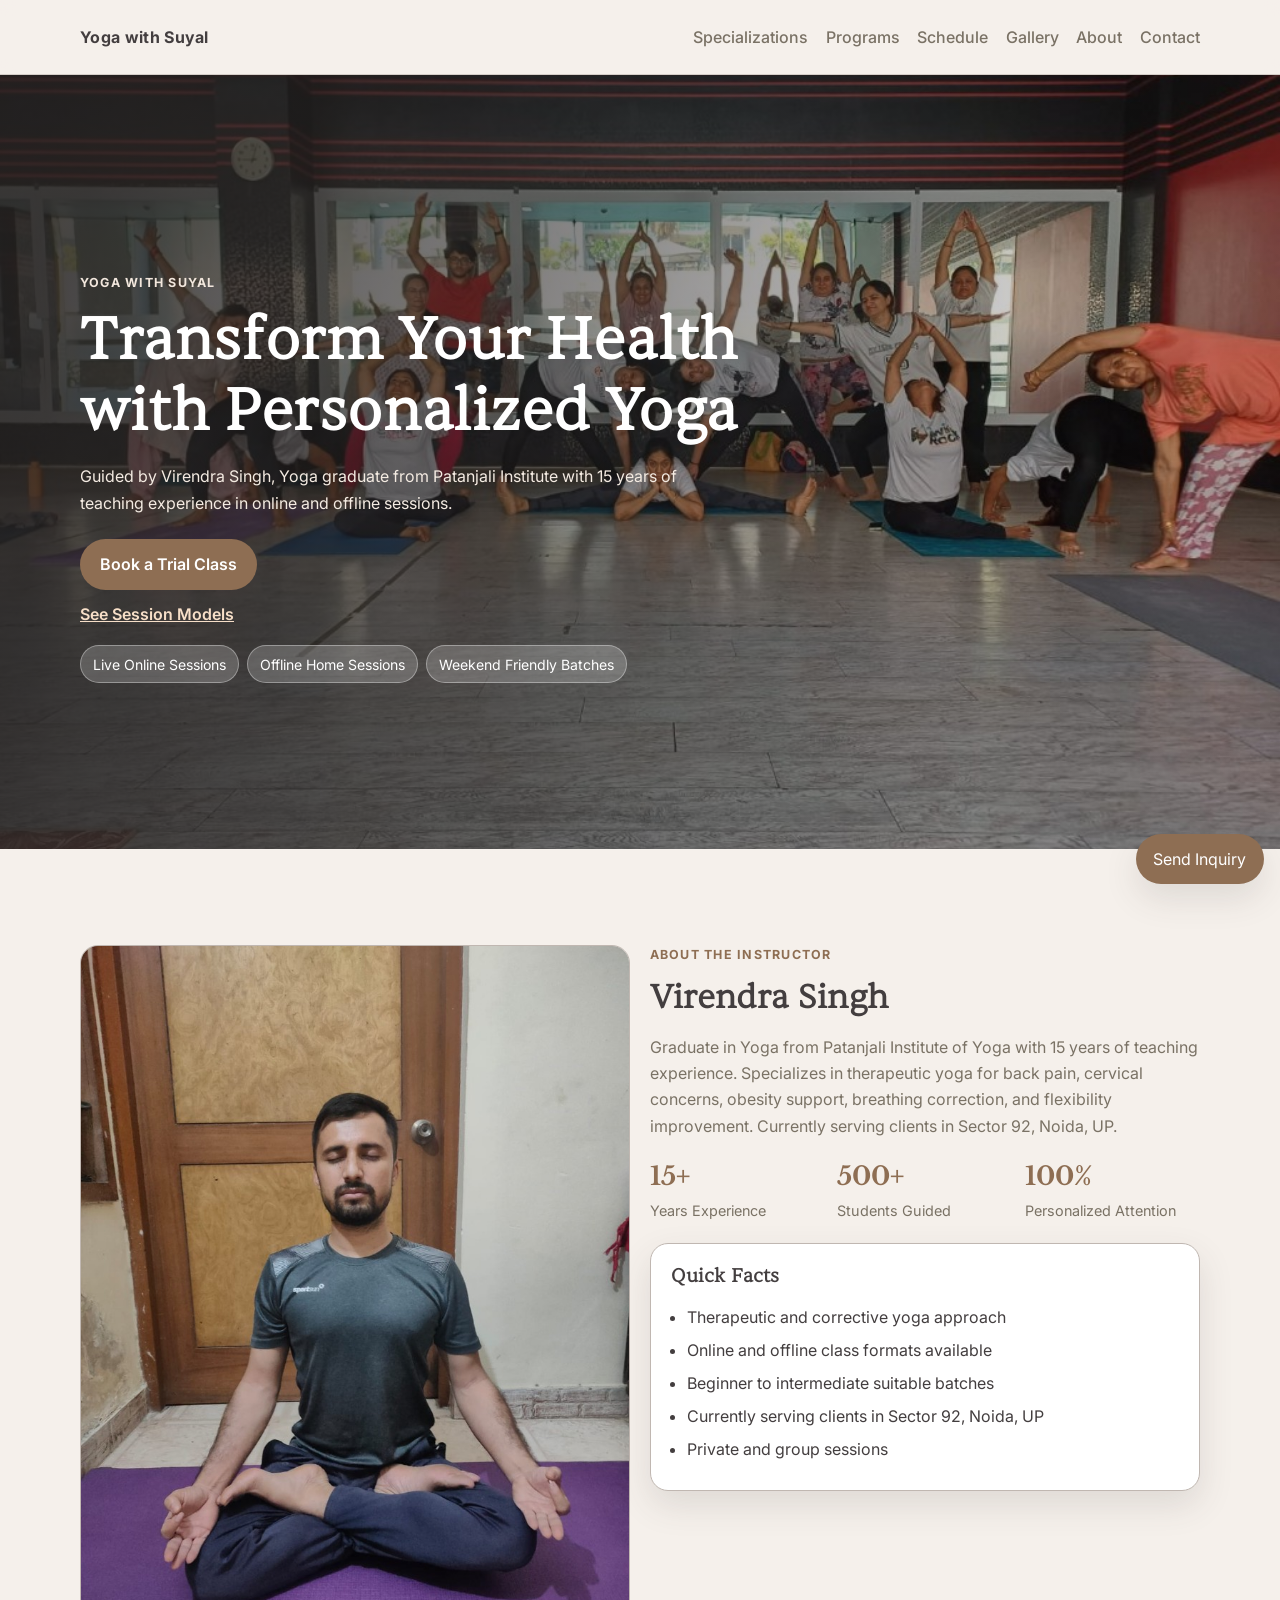
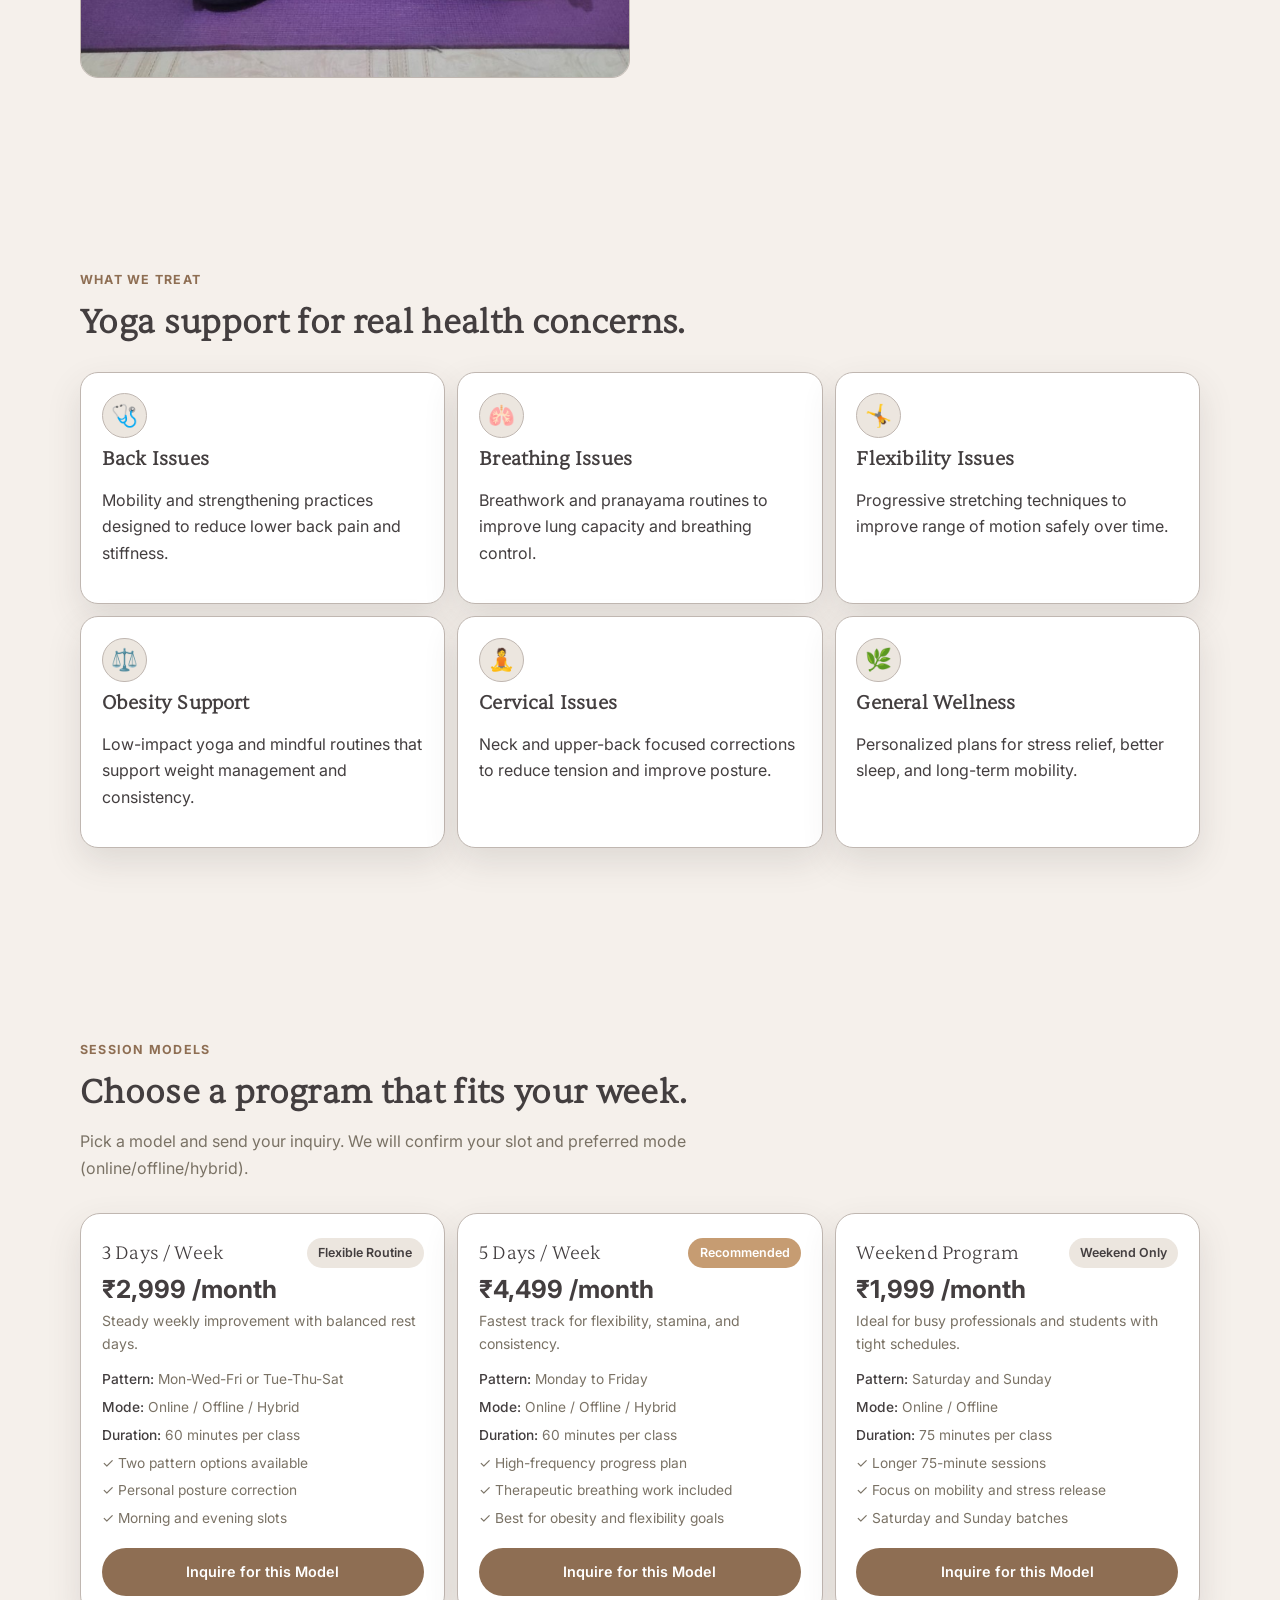
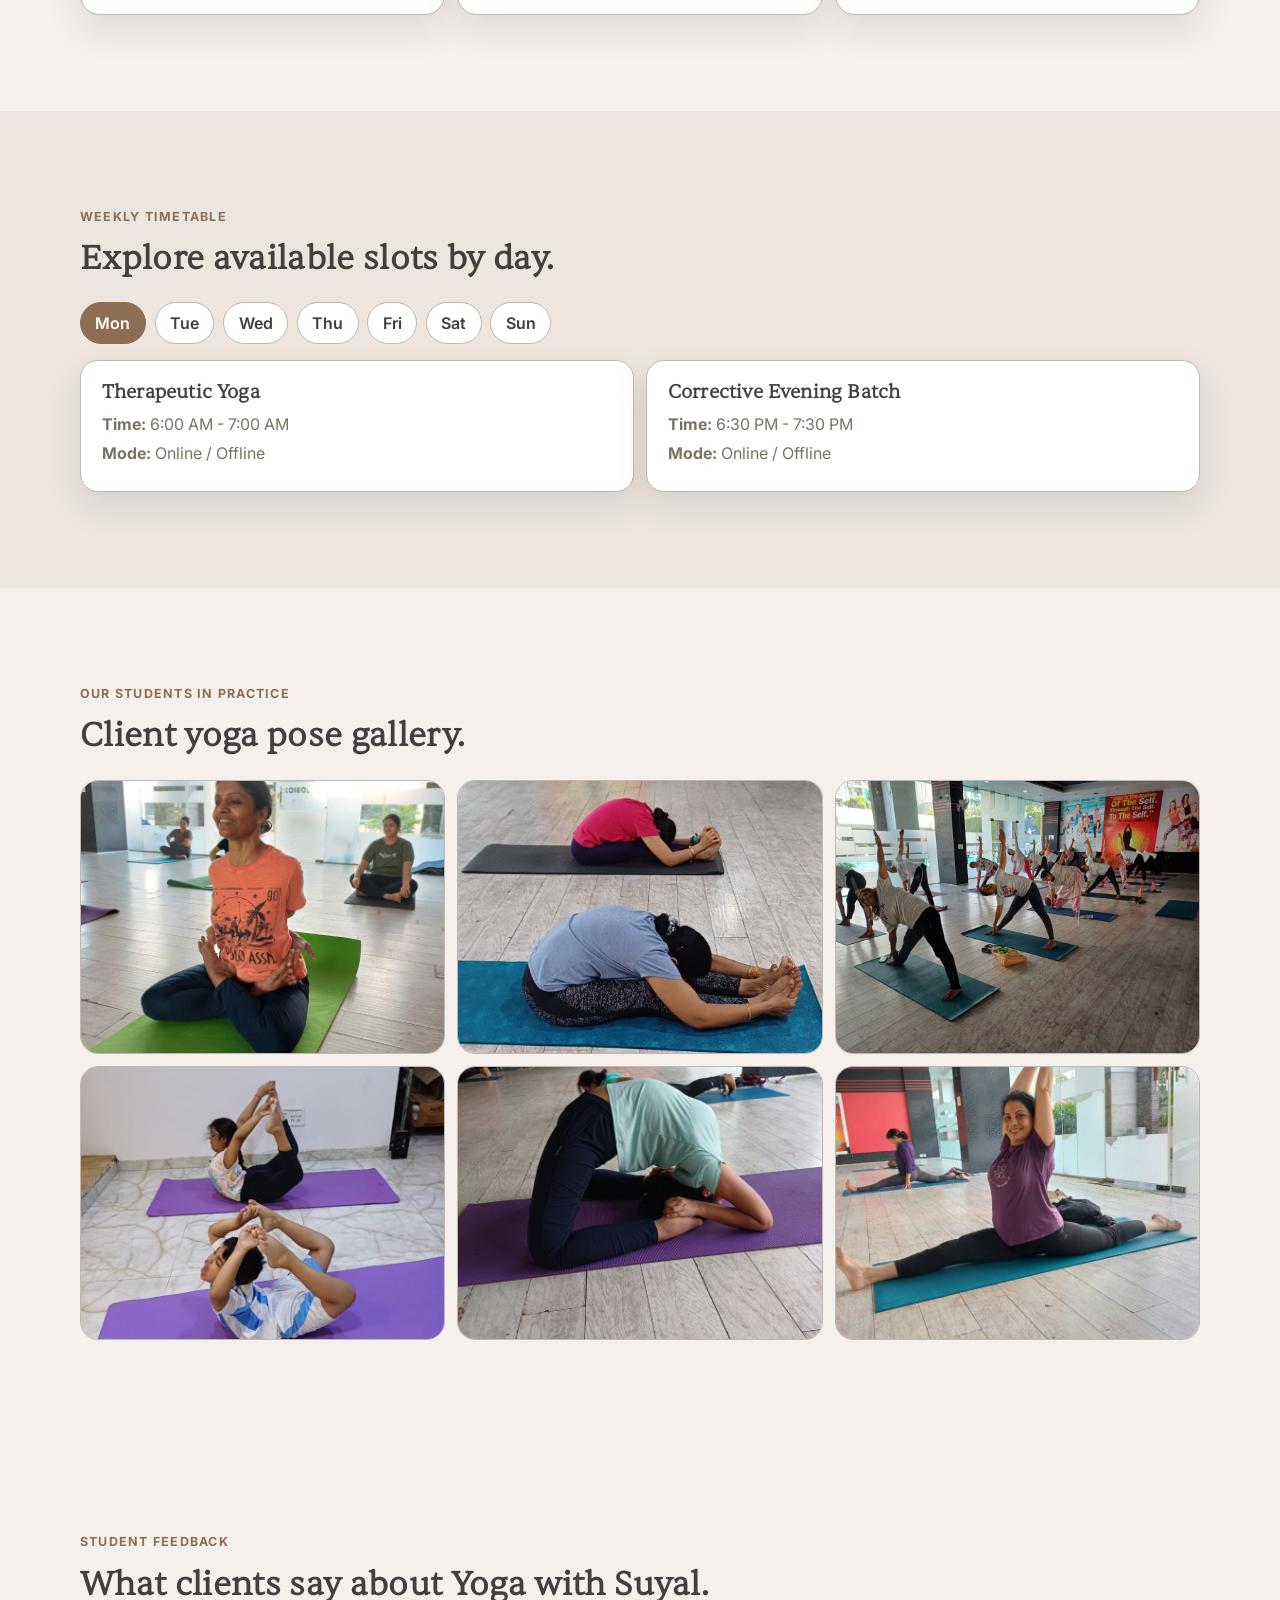
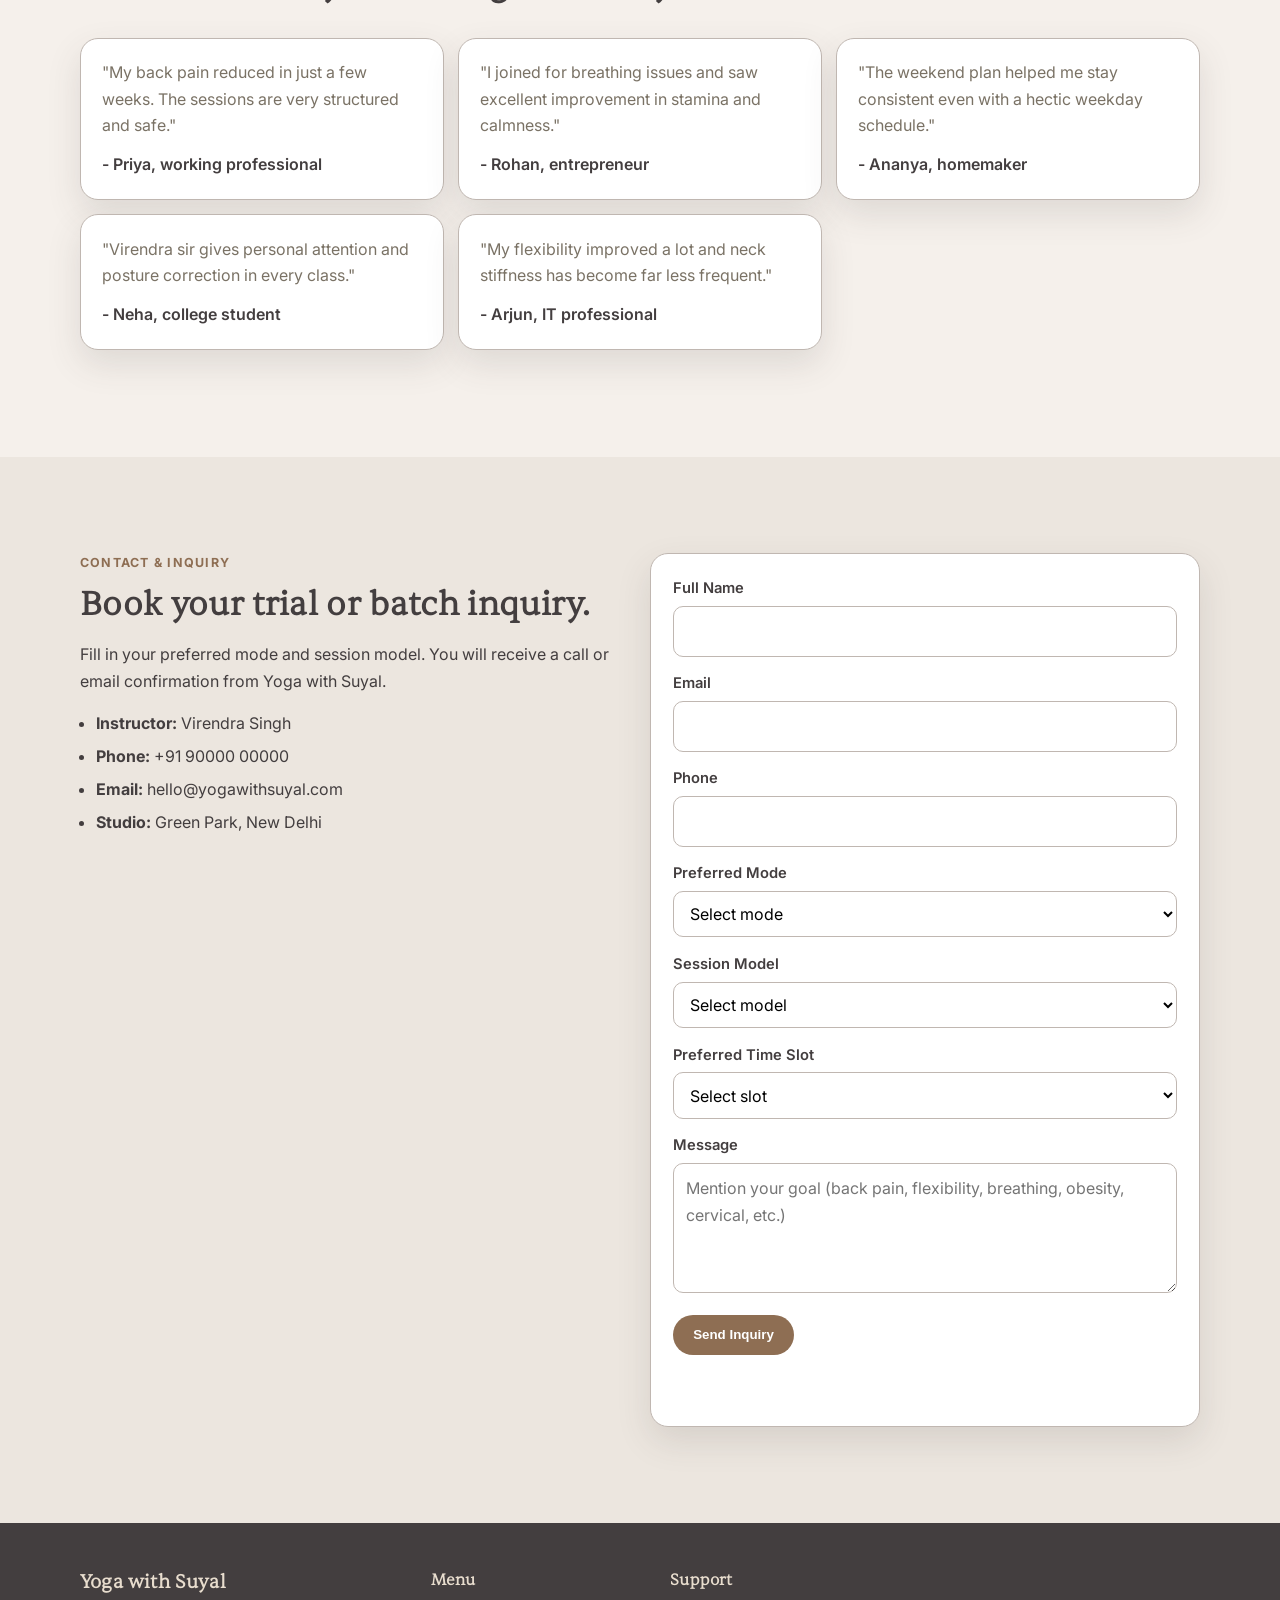
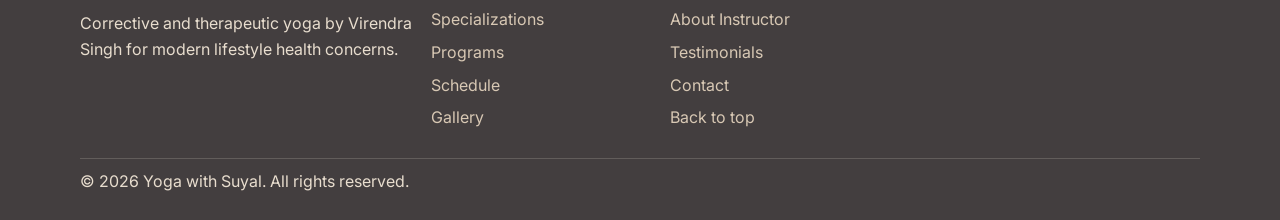
<file: index.html>
<!DOCTYPE html>
<html lang="en">
  <head>
    <meta charset="UTF-8" />
    <meta name="viewport" content="width=device-width, initial-scale=1.0" />
    <title>Yoga with Suyal | Therapeutic Online & Offline Yoga</title>
    <meta
      name="description"
      content="Yoga with Suyal by Virendra Singh offers online and offline yoga classes for back pain, breathing issues, flexibility, obesity, cervical care, and more."
    />
    <link rel="canonical" href="https://yogawithsuyal.com/" />
    <meta name="theme-color" content="#8e6e53" />
    <meta
      name="keywords"
      content="Yoga with Suyal, Virendra Singh yoga, therapeutic yoga, online yoga classes, offline yoga classes"
    />
    <meta name="author" content="Yoga with Suyal" />
    <meta property="og:title" content="Yoga with Suyal" />
    <meta
      property="og:description"
      content="Therapeutic yoga classes by Virendra Singh with 15 years of teaching experience."
    />
    <meta property="og:type" content="website" />
    <script type="application/ld+json">
      {
        "@context": "https://schema.org",
        "@type": "SportsActivityLocation",
        "name": "Yoga with Suyal",
        "description": "Therapeutic online and offline yoga sessions by Virendra Singh.",
        "email": "hello@yogawithsuyal.com",
        "telephone": "+91 90000 00000",
        "founder": {
          "@type": "Person",
          "name": "Virendra Singh",
          "description": "Graduate in Yoga from Patanjali Institute of Yoga with 15 years of experience."
        },
        "address": {
          "@type": "PostalAddress",
          "streetAddress": "Green Park",
          "addressLocality": "New Delhi",
          "addressCountry": "IN"
        }
      }
    </script>
    <link rel="preconnect" href="https://fonts.googleapis.com" />
    <link rel="preconnect" href="https://fonts.gstatic.com" crossorigin />
    <link
      href="https://fonts.googleapis.com/css2?family=Inter:wght@400;500;600;700&family=Libre+Baskerville:wght@700&display=swap"
      rel="stylesheet"
    />
    <link rel="stylesheet" href="assets/css/styles.css" />
  </head>
  <body>
    <a class="skip-link" href="#main-content">Skip to content</a>
    <header class="site-header">
      <div class="container nav-wrap">
        <a class="brand" href="#home">Yoga with Suyal</a>
        <button
          class="nav-toggle"
          type="button"
          aria-expanded="false"
          aria-controls="site-nav"
        >
          Menu
        </button>
        <nav id="site-nav" class="site-nav" aria-label="Primary navigation">
          <a href="#specializations">Specializations</a>
          <a href="#programs">Programs</a>
          <a href="#schedule">Schedule</a>
          <a href="#gallery">Gallery</a>
          <a href="#about">About</a>
          <a href="#contact">Contact</a>
        </nav>
      </div>
    </header>

    <main id="main-content">
      <section id="home" class="hero section reveal">
        <div class="container">
          <div class="hero-content">
            <p class="eyebrow light">Yoga with Suyal</p>
            <h1>Transform Your Health with Personalized Yoga</h1>
            <p class="lead hero-lead">
              Guided by Virendra Singh, Yoga graduate from Patanjali Institute
              with 15 years of teaching experience in online and offline sessions.
            </p>
            <div class="cta-row">
              <a class="btn btn-primary" href="#contact">Book a Trial Class</a>
            </div>
            <a class="text-link" href="#programs">See Session Models</a>
            <ul class="mode-list" aria-label="Class modes">
              <li>Live Online Sessions</li>
              <li>Offline Home Sessions</li>
              <li>Weekend Friendly Batches</li>
            </ul>
          </div>
        </div>
      </section>

      <section id="about" class="section reveal">
        <div class="container split">
          <div class="about-media">
            <img
              src="assets/images/about-virendra-singh.png"
              alt="Virendra Singh with students during yoga class."
              loading="lazy"
            />
          </div>
          <div>
            <p class="eyebrow">About the Instructor</p>
            <h2>Virendra Singh</h2>
            <p class="section-copy">
              Graduate in Yoga from Patanjali Institute of Yoga with 15 years of
              teaching experience. Specializes in therapeutic yoga for back
              pain, cervical concerns, obesity support, breathing correction,
              and flexibility improvement. Currently serving clients in Sector
              92, Noida, UP.
            </p>
            <div class="stats-grid">
              <div>
                <strong>15+</strong>
                <span>Years Experience</span>
              </div>
              <div>
                <strong>500+</strong>
                <span>Students Guided</span>
              </div>
              <div>
                <strong>100%</strong>
                <span>Personalized Attention</span>
              </div>
            </div>
            <aside class="about-card">
              <h3>Quick Facts</h3>
              <ul>
                <li>Therapeutic and corrective yoga approach</li>
                <li>Online and offline class formats available</li>
                <li>Beginner to intermediate suitable batches</li>
                <li>Currently serving clients in Sector 92, Noida, UP</li>
                <li>Private and group sessions</li>
              </ul>
            </aside>
          </div>
        </div>
      </section>

      <section id="specializations" class="section reveal">
        <div class="container">
          <p class="eyebrow">What We Treat</p>
          <h2>Yoga support for real health concerns.</h2>
          <div class="special-grid">
            <article class="special-card">
              <span class="special-icon" aria-hidden="true">🩺</span>
              <h3>Back Issues</h3>
              <p>
                Mobility and strengthening practices designed to reduce lower
                back pain and stiffness.
              </p>
            </article>
            <article class="special-card">
              <span class="special-icon" aria-hidden="true">🫁</span>
              <h3>Breathing Issues</h3>
              <p>
                Breathwork and pranayama routines to improve lung capacity and
                breathing control.
              </p>
            </article>
            <article class="special-card">
              <span class="special-icon" aria-hidden="true">🤸</span>
              <h3>Flexibility Issues</h3>
              <p>
                Progressive stretching techniques to improve range of motion
                safely over time.
              </p>
            </article>
            <article class="special-card">
              <span class="special-icon" aria-hidden="true">⚖️</span>
              <h3>Obesity Support</h3>
              <p>
                Low-impact yoga and mindful routines that support weight
                management and consistency.
              </p>
            </article>
            <article class="special-card">
              <span class="special-icon" aria-hidden="true">🧘</span>
              <h3>Cervical Issues</h3>
              <p>
                Neck and upper-back focused corrections to reduce tension and
                improve posture.
              </p>
            </article>
            <article class="special-card">
              <span class="special-icon" aria-hidden="true">🌿</span>
              <h3>General Wellness</h3>
              <p>
                Personalized plans for stress relief, better sleep, and
                long-term mobility.
              </p>
            </article>
          </div>
        </div>
      </section>

      <section id="programs" class="section reveal">
        <div class="container">
          <p class="eyebrow">Session Models</p>
          <h2>Choose a program that fits your week.</h2>
          <p class="section-copy">
            Pick a model and send your inquiry. We will confirm your slot and
            preferred mode (online/offline/hybrid).
          </p>
          <div id="program-cards" class="program-grid" aria-live="polite"></div>
        </div>
      </section>

      <section id="schedule" class="section schedule-section reveal">
        <div class="container">
          <p class="eyebrow">Weekly Timetable</p>
          <h2>Explore available slots by day.</h2>
          <div class="tab-list" role="tablist" aria-label="Class schedule days">
            <button class="tab-btn is-active" type="button" role="tab" data-day="mon">
              Mon
            </button>
            <button class="tab-btn" type="button" role="tab" data-day="tue">Tue</button>
            <button class="tab-btn" type="button" role="tab" data-day="wed">Wed</button>
            <button class="tab-btn" type="button" role="tab" data-day="thu">Thu</button>
            <button class="tab-btn" type="button" role="tab" data-day="fri">Fri</button>
            <button class="tab-btn" type="button" role="tab" data-day="sat">Sat</button>
            <button class="tab-btn" type="button" role="tab" data-day="sun">Sun</button>
          </div>
          <div id="schedule-panels" class="tab-panels" aria-live="polite"></div>
        </div>
      </section>

      <section id="gallery" class="section reveal">
        <div class="container">
          <p class="eyebrow">Our Students in Practice</p>
          <h2>Client yoga pose gallery.</h2>
          <div class="gallery-grid">
            <figure>
              <img src="assets/images/gallery/client-gallery-1.png" alt="Students performing triangle pose during a group yoga class." loading="lazy" />
            </figure>
            <figure>
              <img src="assets/images/gallery/client-gallery-2.png" alt="Student practicing seated forward bend on a yoga mat." loading="lazy" />
            </figure>
            <figure>
              <img src="assets/images/gallery/client-gallery-3.png" alt="Group yoga session with students practicing standing posture work." loading="lazy" />
            </figure>
            <figure>
              <img src="assets/images/gallery/client-gallery-4.png" alt="Kids practicing yoga bow pose in a home session." loading="lazy" />
            </figure>
            <figure>
              <img src="assets/images/gallery/client-gallery-5.png" alt="Student practicing lotus pose with back support guidance." loading="lazy" />
            </figure>
            <figure>
              <img src="assets/images/gallery/client-gallery-6.png" alt="Student demonstrating advanced flexibility posture in class." loading="lazy" />
            </figure>
          </div>
        </div>
      </section>

      <section id="testimonials" class="section reveal">
        <div class="container">
          <p class="eyebrow">Student Feedback</p>
          <h2>What clients say about Yoga with Suyal.</h2>
          <div class="testimonial-slider">
            <div class="testimonial-track">
              <blockquote>
                "My back pain reduced in just a few weeks. The sessions are very
                structured and safe."
                <cite>- Priya, working professional</cite>
              </blockquote>
              <blockquote>
                "I joined for breathing issues and saw excellent improvement in
                stamina and calmness."
                <cite>- Rohan, entrepreneur</cite>
              </blockquote>
              <blockquote>
                "The weekend plan helped me stay consistent even with a hectic
                weekday schedule."
                <cite>- Ananya, homemaker</cite>
              </blockquote>
              <blockquote>
                "Virendra sir gives personal attention and posture correction in
                every class."
                <cite>- Neha, college student</cite>
              </blockquote>
              <blockquote>
                "My flexibility improved a lot and neck stiffness has become far
                less frequent."
                <cite>- Arjun, IT professional</cite>
              </blockquote>
            </div>
          </div>
        </div>
      </section>

      <section id="contact" class="section contact-section reveal">
        <div class="container split">
          <div>
            <p class="eyebrow">Contact & Inquiry</p>
            <h2>Book your trial or batch inquiry.</h2>
            <p>
              Fill in your preferred mode and session model. You will receive a
              call or email confirmation from Yoga with Suyal.
            </p>
            <ul class="contact-list">
              <li><strong>Instructor:</strong> Virendra Singh</li>
              <li><strong>Phone:</strong> +91 90000 00000</li>
              <li><strong>Email:</strong> hello@yogawithsuyal.com</li>
              <li><strong>Studio:</strong> Green Park, New Delhi</li>
            </ul>
          </div>
          <form id="inquiry-form" class="inquiry-form" novalidate>
            <label for="name">Full Name</label>
            <input id="name" name="name" type="text" required />

            <label for="email">Email</label>
            <input id="email" name="email" type="email" required />

            <label for="phone">Phone</label>
            <input id="phone" name="phone" type="tel" required />

            <label for="mode">Preferred Mode</label>
            <select id="mode" name="mode" required>
              <option value="">Select mode</option>
              <option value="Online">Online</option>
              <option value="Offline">Offline</option>
              <option value="Hybrid">Hybrid</option>
            </select>

            <label for="program">Session Model</label>
            <select id="program" name="program" required>
              <option value="">Select model</option>
            </select>

            <label for="slot">Preferred Time Slot</label>
            <select id="slot" name="slot" required>
              <option value="">Select slot</option>
              <option value="Morning">Morning</option>
              <option value="Evening">Evening</option>
              <option value="Weekend Morning">Weekend Morning</option>
            </select>

            <label for="message">Message</label>
            <textarea
              id="message"
              name="message"
              rows="4"
              placeholder="Mention your goal (back pain, flexibility, breathing, obesity, cervical, etc.)"
              required
            ></textarea>

            <button class="btn btn-primary" type="submit">Send Inquiry</button>
            <p id="form-status" class="form-status" role="status" aria-live="polite"></p>
          </form>
        </div>
      </section>
    </main>

    <a class="sticky-cta" href="#contact">Send Inquiry</a>

    <footer class="site-footer">
      <div class="container footer-grid">
        <div>
          <h3>Yoga with Suyal</h3>
          <p>
            Corrective and therapeutic yoga by Virendra Singh for modern
            lifestyle health concerns.
          </p>
        </div>
        <div>
          <h4>Menu</h4>
          <a href="#specializations">Specializations</a>
          <a href="#programs">Programs</a>
          <a href="#schedule">Schedule</a>
          <a href="#gallery">Gallery</a>
        </div>
        <div>
          <h4>Support</h4>
          <a href="#about">About Instructor</a>
          <a href="#testimonials">Testimonials</a>
          <a href="#contact">Contact</a>
          <a href="#home">Back to top</a>
        </div>
      </div>
      <div class="container footer-wrap">
        <p>© <span id="year"></span> Yoga with Suyal. All rights reserved.</p>
      </div>
    </footer>

    <script src="assets/js/main.js" defer></script>
    <script src="assets/js/form.js" defer></script>
  </body>
</html>
</file>
<file: assets/css/styles.css>
@font-face {
  font-family: "Sentient-Light";
  src:
    url("../fonts/Sentient-Light.woff2") format("woff2"),
    url("../fonts/Sentient-Light.woff") format("woff");
  font-weight: 300;
  font-style: normal;
  font-display: swap;
}

:root {
  --bg: #f5f0eb;
  --surface: #ffffff;
  --surface-soft: #ece6df;
  --text: #433e3f;
  --muted: #7a7265;
  --accent: #8e6e53;
  --accent-dark: #433e3f;
  --accent-light: #c69c72;
  --line: #c0b7b1;
  --shadow: 0 14px 34px rgba(67, 62, 63, 0.13);
  --radius: 18px;
}

*,
*::before,
*::after {
  box-sizing: border-box;
}

html {
  scroll-behavior: smooth;
}

body {
  margin: 0;
  font-family: "Inter", Arial, sans-serif;
  line-height: 1.65;
  color: var(--text);
  background: var(--bg);
}

img {
  max-width: 100%;
  display: block;
}

a {
  color: inherit;
}

.skip-link {
  position: absolute;
  left: -9999px;
  top: 0;
  background: var(--accent-dark);
  color: #fff;
  padding: 0.75rem 1rem;
  border-radius: 0 0 8px 0;
}

.skip-link:focus {
  left: 0;
}

.container {
  width: min(1120px, calc(100% - 2rem));
  margin: 0 auto;
}

.section {
  padding: 6rem 0;
}

h1,
h2,
h3,
h4 {
  margin: 0 0 1rem;
  line-height: 1.2;
  font-family: "Sentient-Light", "Libre Baskerville", Georgia, serif;
  letter-spacing: 0.01em;
}

h1 {
  font-size: clamp(calc(2.4rem + 8px), calc(4vw + 8px), calc(4.5rem + 8px));
}

h2 {
  font-size: clamp(1.6rem, 2.6vw, 2.8rem);
}

h3 {
  font-size: 1.2rem;
}

p {
  margin: 0 0 1rem;
}

.section-copy,
.lead {
  color: var(--muted);
  max-width: 65ch;
}

.eyebrow {
  margin-bottom: 0.75rem;
  text-transform: uppercase;
  letter-spacing: 0.1em;
  font-size: 0.78rem;
  font-weight: 700;
  color: var(--accent);
}

.eyebrow.light {
  color: #f2e7dd;
}

.site-header {
  position: sticky;
  top: 0;
  z-index: 30;
  background: rgba(245, 240, 235, 0.94);
  backdrop-filter: blur(8px);
  border-bottom: 1px solid rgba(192, 183, 177, 0.6);
}

.nav-wrap {
  display: flex;
  align-items: center;
  justify-content: space-between;
  min-height: 74px;
  gap: 1rem;
}

.brand {
  text-decoration: none;
  font-weight: 700;
  letter-spacing: 0.02em;
}

.site-nav {
  display: flex;
  align-items: center;
  gap: 1.1rem;
}

.site-nav a {
  text-decoration: none;
  color: var(--muted);
  font-weight: 500;
}

.site-nav a:hover,
.site-nav a:focus-visible {
  color: var(--accent-dark);
}

.nav-toggle {
  display: none;
}

.hero {
  min-height: 86vh;
  position: relative;
  display: flex;
  align-items: center;
  padding: 8rem 0 6rem;
  background: url("../images/hero-bg.png") center / cover no-repeat;
}

.hero::before {
  content: "";
  position: absolute;
  inset: 0;
  background: linear-gradient(
    105deg,
    rgba(37, 34, 34, 0.84) 8%,
    rgba(37, 34, 34, 0.53) 44%,
    rgba(37, 34, 34, 0.18) 78%
  );
}

.hero-content {
  position: relative;
  z-index: 1;
  color: #fff;
  max-width: 696px;
  text-align: left;
}

.hero-lead {
  color: #f4ebe2;
}

.cta-row {
  display: flex;
  gap: 0.8rem;
  flex-wrap: wrap;
  margin: 1.4rem 0 0.7rem;
}

.text-link {
  display: inline-block;
  color: #f7dfc8;
  font-weight: 600;
}

.text-link:hover,
.text-link:focus-visible {
  color: #fff;
}

.btn {
  display: inline-flex;
  align-items: center;
  justify-content: center;
  border-radius: 999px;
  padding: 0.72rem 1.2rem;
  border: 1px solid transparent;
  text-decoration: none;
  font-weight: 600;
  cursor: pointer;
  transition: transform 0.2s ease, box-shadow 0.2s ease, background 0.2s ease;
}

.btn:hover,
.btn:focus-visible {
  transform: translateY(-2px);
  box-shadow: var(--shadow);
}

.btn-primary {
  background: var(--accent);
  color: #fff;
}

.btn-primary:hover,
.btn-primary:focus-visible {
  background: var(--accent-dark);
}

.btn-secondary {
  border-color: var(--line);
  background: var(--surface);
  color: var(--text);
}

.btn-secondary:hover,
.btn-secondary:focus-visible {
  background: var(--surface-soft);
}

.mode-list {
  list-style: none;
  margin: 1.1rem 0 0;
  padding: 0;
  display: flex;
  flex-wrap: wrap;
  gap: 0.5rem;
}

.mode-list li {
  background: rgba(255, 255, 255, 0.2);
  border: 1px solid rgba(255, 255, 255, 0.35);
  border-radius: 999px;
  padding: 0.4rem 0.75rem;
  font-size: 0.88rem;
}

.special-grid {
  display: grid;
  gap: max(8px, 0.75rem);
  grid-template-columns: repeat(3, minmax(0, 1fr));
}

.highlight-grid article,
.special-card,
.about-card,
.program-card,
.schedule-card,
.testimonial-track blockquote {
  background: var(--surface);
  border: 1px solid var(--line);
  border-radius: var(--radius);
  padding: 1.3rem;
  box-shadow: var(--shadow);
}

.special-grid {
  margin-top: 1.8rem;
}

.special-card {
  display: flex;
  flex-direction: column;
  align-items: flex-start;
}

.special-icon {
  width: 2.8rem;
  height: 2.8rem;
  display: inline-flex;
  align-items: center;
  justify-content: center;
  margin-bottom: 0.6rem;
  border-radius: 999px;
  background: var(--surface-soft);
  border: 1px solid var(--line);
  font-size: 1.35rem;
  line-height: 1;
}

.program-grid {
  margin-top: 2rem;
  display: grid;
  gap: max(8px, 0.75rem);
  grid-template-columns: repeat(3, minmax(0, 1fr));
}

.program-card {
  position: relative;
  padding: 1.5rem 1.3rem 1.1rem;
  border-radius: 20px;
  transition: border-color 0.2s ease;
}

.program-card:hover {
  border-color: var(--accent-light);
}

.program-header {
  display: flex;
  align-items: center;
  justify-content: space-between;
  gap: 0.75rem;
  margin-bottom: 0.4rem;
}

.program-card h3 {
  margin: 0;
  font-size: 1.15rem;
  line-height: 1.2;
  font-weight: 500;
}

.program-tag {
  display: inline-flex;
  align-items: center;
  justify-content: center;
  border-radius: 999px;
  background: var(--surface-soft);
  padding: 0.3rem 0.7rem;
  font-size: 0.78rem;
  font-weight: 600;
  white-space: nowrap;
}

.program-tag.featured {
  background: var(--accent-light);
  color: #fff;
}

.program-price {
  margin: 0.4rem 0 0.35rem;
  font-size: 1.55rem;
  line-height: 1.15;
  font-family: "Inter", system-ui, sans-serif;
  font-weight: 700;
  letter-spacing: 0;
  color: var(--text);
}

.program-description {
  margin-bottom: 0.6rem;
  font-size: 0.88rem;
  color: var(--muted);
}

.program-features {
  list-style: none;
  margin: 0.8rem 0 1.1rem;
  padding: 0;
  color: var(--muted);
}

.program-features li {
  margin-bottom: 0.32rem;
  font-size: 0.86rem;
}

.program-features li span {
  color: var(--text);
  font-weight: 500;
}

.program-card .btn {
  width: 100%;
  min-height: 2.4rem;
  font-size: 0.9rem;
  font-weight: 600;
}

.schedule-section {
  background: var(--surface-soft);
}

.tab-list {
  display: flex;
  flex-wrap: wrap;
  gap: 0.55rem;
  margin-top: 1.4rem;
}

.tab-btn {
  border: 1px solid var(--line);
  background: #fff;
  color: var(--text);
  border-radius: 999px;
  padding: 0.42rem 0.9rem;
  font: inherit;
  font-weight: 600;
  cursor: pointer;
}

.tab-btn.is-active {
  background: var(--accent);
  border-color: var(--accent);
  color: #fff;
}

.tab-panels {
  margin-top: 1rem;
}

.schedule-panel {
  display: none;
}

.schedule-panel.is-active {
  display: grid;
  gap: max(8px, 0.75rem);
  grid-template-columns: repeat(auto-fit, minmax(260px, 1fr));
}

.schedule-card h3 {
  margin-bottom: 0.4rem;
}

.schedule-card p {
  margin: 0.2rem 0;
  color: var(--muted);
}

.gallery-grid {
  margin-top: 1.5rem;
  display: grid;
  grid-template-columns: repeat(3, minmax(0, 1fr));
  gap: max(8px, 0.75rem);
}

.gallery-grid figure {
  margin: 0;
  overflow: hidden;
  border-radius: var(--radius);
  border: 1px solid var(--line);
  aspect-ratio: 4 / 3;
}

.gallery-grid img {
  width: 100%;
  height: 100%;
  object-fit: cover;
  transition: transform 0.25s ease;
}

.gallery-grid figure:hover img {
  transform: scale(1.03);
}

.split {
  display: grid;
  gap: 1.2rem;
  grid-template-columns: 1fr 1fr;
}

.about-media img {
  border-radius: var(--radius);
  border: 1px solid var(--line);
  min-height: 100%;
  object-fit: cover;
}

.stats-grid {
  margin: 1rem 0 1.2rem;
  display: grid;
  gap: 0.8rem;
  grid-template-columns: repeat(3, minmax(0, 1fr));
}

.stats-grid strong {
  display: block;
  font-size: 1.6rem;
  font-family: "Libre Baskerville", Georgia, serif;
  color: var(--accent);
}

.stats-grid span {
  font-size: 0.9rem;
  color: var(--muted);
}

.about-card ul,
.contact-list {
  margin: 0;
  padding-left: 1rem;
}

.about-card li,
.contact-list li {
  margin-bottom: 0.42rem;
}

.testimonial-slider {
  margin-top: 1.6rem;
  overflow: visible;
  padding: 0.45rem 0 0.7rem;
}

.testimonial-slider::-webkit-scrollbar {
  height: 0;
}

.testimonial-track {
  display: grid;
  grid-template-columns: repeat(3, minmax(0, 1fr));
  gap: 0.9rem;
  padding: 0;
}

.testimonial-track blockquote {
  min-width: 0;
  margin: 0;
  color: var(--muted);
}

.testimonial-track cite {
  display: block;
  margin-top: 0.8rem;
  color: var(--text);
  font-style: normal;
  font-weight: 600;
}

.contact-section {
  background: var(--surface-soft);
}

.inquiry-form {
  padding: 1.4rem;
  background: var(--surface);
  border: 1px solid var(--line);
  border-radius: var(--radius);
  box-shadow: var(--shadow);
}

.inquiry-form label {
  display: block;
  margin-bottom: 0.35rem;
  font-weight: 600;
  font-size: 0.92rem;
}

.inquiry-form input,
.inquiry-form select,
.inquiry-form textarea,
.newsletter-form input {
  width: 100%;
  margin-bottom: 0.9rem;
  border-radius: 10px;
  border: 1px solid var(--line);
  padding: 0.7rem 0.75rem;
  font: inherit;
  background: #fff;
}

.inquiry-form input:focus-visible,
.inquiry-form select:focus-visible,
.inquiry-form textarea:focus-visible,
.newsletter-form input:focus-visible {
  outline: 2px solid #c69c72;
  outline-offset: 1px;
}

.inquiry-form .invalid {
  border-color: #ba3e3e;
}

.form-status {
  min-height: 1.2rem;
  margin-top: 0.85rem;
  color: var(--muted);
}

.form-status.success {
  color: #226335;
}

.form-status.error {
  color: #a62f2f;
}

.sticky-cta {
  position: fixed;
  right: 1rem;
  bottom: 1rem;
  z-index: 18;
  background: var(--accent);
  color: #fff;
  text-decoration: none;
  padding: 0.75rem 1.1rem;
  border-radius: 999px;
  box-shadow: var(--shadow);
}

.site-footer {
  background: var(--accent-dark);
  color: #e8ddce;
}

.footer-grid {
  padding: 3rem 0 1.3rem;
  display: grid;
  gap: 1rem;
  grid-template-columns: 1.5fr 1fr 1fr 1.3fr;
}

.footer-grid a {
  color: #d8c8b4;
  text-decoration: none;
  display: block;
  margin-bottom: 0.4rem;
}

.footer-grid a:hover,
.footer-grid a:focus-visible {
  color: #fff;
}

.newsletter-form .btn {
  width: 100%;
}

.footer-wrap {
  min-height: 62px;
  display: flex;
  align-items: center;
  border-top: 1px solid rgba(192, 183, 177, 0.25);
}

.sr-only {
  position: absolute;
  width: 1px;
  height: 1px;
  padding: 0;
  margin: -1px;
  overflow: hidden;
  clip: rect(0, 0, 0, 0);
  white-space: nowrap;
  border: 0;
}

.reveal {
  opacity: 0;
  transform: translateY(24px);
  transition: opacity 0.6s ease, transform 0.6s ease;
}

.reveal.revealed {
  opacity: 1;
  transform: translateY(0);
}

@media (max-width: 980px) {
  .special-grid,
  .program-grid,
  .gallery-grid,
  .footer-grid {
    grid-template-columns: repeat(2, minmax(0, 1fr));
  }

  .split,
  .stats-grid {
    grid-template-columns: 1fr;
  }

  .testimonial-slider {
    overflow-x: auto;
    overflow-y: visible;
    scroll-snap-type: x mandatory;
    padding: 0.45rem 0.4rem 0.7rem;
  }

  .testimonial-track {
    display: flex;
    padding: 0.1rem;
  }

  .testimonial-track blockquote {
    min-width: min(360px, 85vw);
    scroll-snap-align: start;
  }

}

@media (max-width: 760px) {
  .section {
    padding: 3.8rem 0;
  }

  .hero {
    min-height: 72vh;
    padding: 7rem 0 5rem;
  }

  .nav-toggle {
    display: inline-flex;
    border: 1px solid var(--line);
    background: #fff;
    border-radius: 10px;
    padding: 0.45rem 0.7rem;
    font: inherit;
  }

  .site-nav {
    display: none;
    position: absolute;
    left: 1rem;
    right: 1rem;
    top: calc(100% + 0.6rem);
    background: var(--surface);
    border: 1px solid var(--line);
    border-radius: 12px;
    box-shadow: var(--shadow);
    padding: 0.75rem;
    flex-direction: column;
    align-items: stretch;
    gap: 0.5rem;
  }

  .site-nav.is-open {
    display: flex;
  }

  .site-nav a {
    padding: 0.45rem;
  }

  .special-grid,
  .program-grid,
  .gallery-grid,
  .footer-grid {
    grid-template-columns: 1fr;
  }

  .sticky-cta {
    left: 1rem;
    right: 1rem;
    text-align: center;
  }
}
</file>
